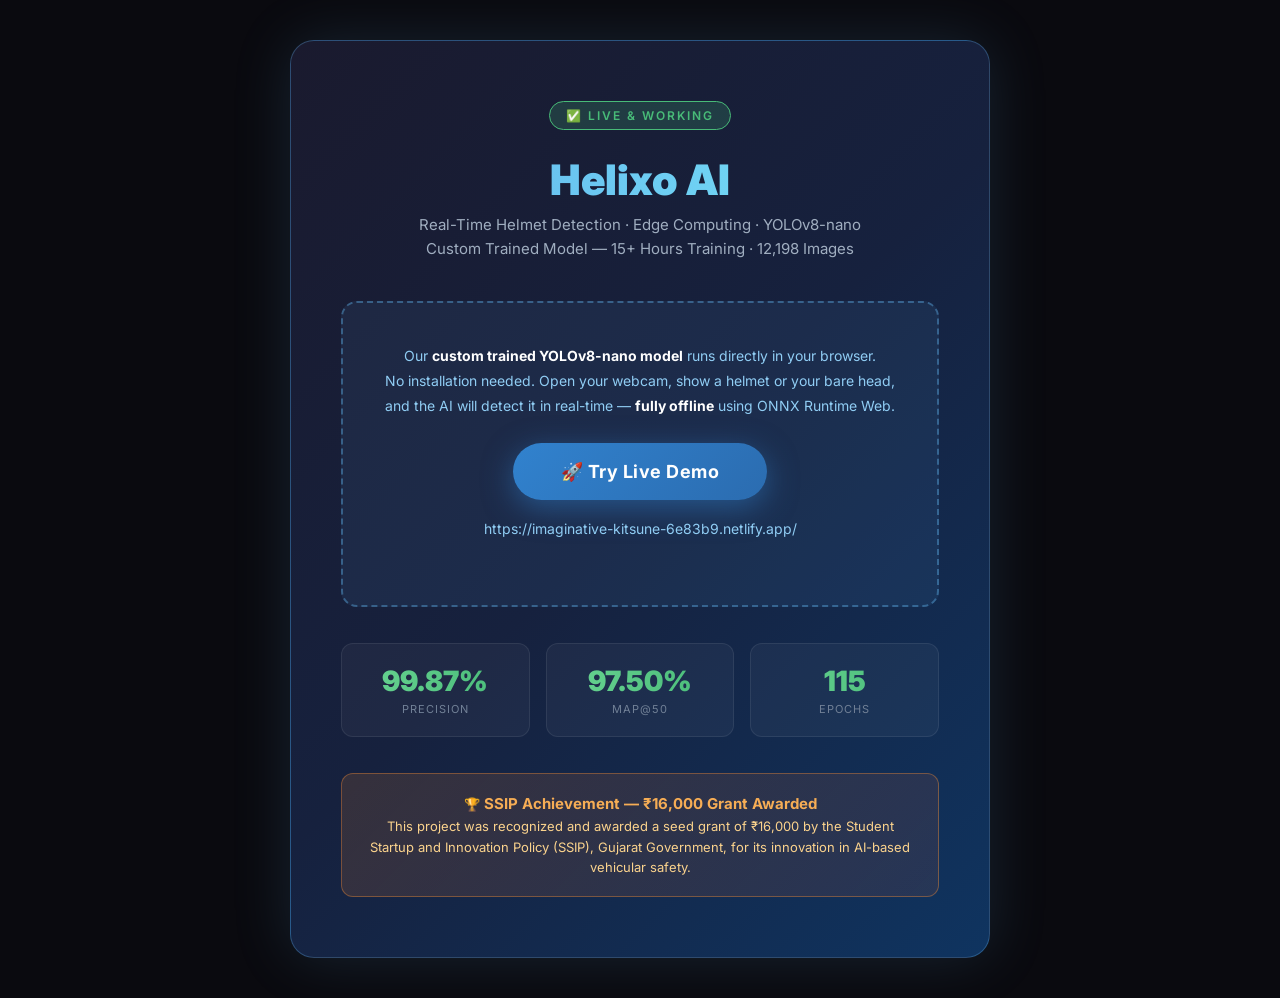
<file: Try_Live_Demo/demo_link.html>
<!DOCTYPE html>
<html>
<head>
<meta charset="utf-8">
<title>Helixo AI - Live Demo</title>
<style>
  @import url('https://fonts.googleapis.com/css2?family=Inter:wght@400;600;700;900&display=swap');
  * { margin: 0; padding: 0; box-sizing: border-box; }
  body {
    font-family: 'Inter', sans-serif;
    background: #0a0a0f;
    color: #fff;
    min-height: 100vh;
    display: flex;
    align-items: center;
    justify-content: center;
    padding: 40px;
  }
  .card {
    background: linear-gradient(135deg, #1a1a2e 0%, #16213e 50%, #0f3460 100%);
    border: 1px solid rgba(99, 179, 237, 0.3);
    border-radius: 24px;
    padding: 60px 50px;
    max-width: 700px;
    width: 100%;
    text-align: center;
    box-shadow: 0 0 60px rgba(99, 179, 237, 0.15);
  }
  .badge {
    display: inline-block;
    background: rgba(72, 187, 120, 0.2);
    border: 1px solid #48bb78;
    color: #48bb78;
    font-size: 12px;
    font-weight: 600;
    letter-spacing: 2px;
    text-transform: uppercase;
    padding: 6px 16px;
    border-radius: 20px;
    margin-bottom: 24px;
  }
  h1 {
    font-size: 42px;
    font-weight: 900;
    background: linear-gradient(90deg, #63b3ed, #76e4f7);
    -webkit-background-clip: text;
    -webkit-text-fill-color: transparent;
    margin-bottom: 8px;
  }
  .subtitle {
    color: #a0aec0;
    font-size: 15px;
    margin-bottom: 40px;
    line-height: 1.6;
  }
  .demo-box {
    background: rgba(99, 179, 237, 0.08);
    border: 2px dashed rgba(99, 179, 237, 0.4);
    border-radius: 16px;
    padding: 40px 30px;
    margin-bottom: 36px;
  }
  .demo-box p {
    color: #90cdf4;
    font-size: 14px;
    margin-bottom: 24px;
    line-height: 1.8;
  }
  .demo-box p strong { color: #fff; }
  .btn {
    display: inline-block;
    background: linear-gradient(135deg, #3182ce, #2b6cb0);
    color: #fff;
    font-size: 18px;
    font-weight: 700;
    text-decoration: none;
    padding: 18px 48px;
    border-radius: 50px;
    letter-spacing: 0.5px;
    box-shadow: 0 8px 30px rgba(49, 130, 206, 0.5);
    transition: all 0.2s;
  }
  .btn:hover { transform: translateY(-2px); box-shadow: 0 12px 40px rgba(49, 130, 206, 0.7); }
  .url-text {
    font-size: 13px;
    color: #718096;
    margin-top: 16px;
    word-break: break-all;
  }
  .stats {
    display: grid;
    grid-template-columns: repeat(3, 1fr);
    gap: 16px;
    margin-top: 36px;
  }
  .stat {
    background: rgba(255,255,255,0.04);
    border: 1px solid rgba(255,255,255,0.08);
    border-radius: 12px;
    padding: 20px 12px;
  }
  .stat-value {
    font-size: 28px;
    font-weight: 900;
    background: linear-gradient(90deg, #68d391, #48bb78);
    -webkit-background-clip: text;
    -webkit-text-fill-color: transparent;
  }
  .stat-label {
    font-size: 11px;
    color: #718096;
    margin-top: 4px;
    letter-spacing: 1px;
    text-transform: uppercase;
  }
  .ssip {
    margin-top: 36px;
    background: linear-gradient(135deg, rgba(237,137,54,0.15), rgba(237,100,54,0.1));
    border: 1px solid rgba(237,137,54,0.4);
    border-radius: 12px;
    padding: 18px 24px;
    font-size: 13px;
    color: #fbd38d;
    line-height: 1.6;
  }
  .ssip strong { color: #f6ad55; font-size: 15px; }
</style>
</head>
<body>
<div class="card">
  <div class="badge">✅ Live & Working</div>
  <h1>Helixo AI</h1>
  <p class="subtitle">
    Real-Time Helmet Detection · Edge Computing · YOLOv8-nano<br>
    Custom Trained Model — 15+ Hours Training · 12,198 Images
  </p>

  <div class="demo-box">
    <p>
      Our <strong>custom trained YOLOv8-nano model</strong> runs directly in your browser.<br>
      No installation needed. Open your webcam, show a helmet or your bare head,<br>
      and the AI will detect it in real-time — <strong>fully offline</strong> using ONNX Runtime Web.
    </p>
    <a href="https://imaginative-kitsune-6e83b9.netlify.app/" class="btn">
      🚀 Try Live Demo
    </a>
    <p class="url-text">https://imaginative-kitsune-6e83b9.netlify.app/</p>
  </div>

  <div class="stats">
    <div class="stat">
      <div class="stat-value">99.87%</div>
      <div class="stat-label">Precision</div>
    </div>
    <div class="stat">
      <div class="stat-value">97.50%</div>
      <div class="stat-label">mAP@50</div>
    </div>
    <div class="stat">
      <div class="stat-value">115</div>
      <div class="stat-label">Epochs</div>
    </div>
  </div>

  <div class="ssip">
    🏆 <strong>SSIP Achievement — ₹16,000 Grant Awarded</strong><br>
    This project was recognized and awarded a seed grant of ₹16,000 by the
    Student Startup and Innovation Policy (SSIP), Gujarat Government,
    for its innovation in AI-based vehicular safety.
  </div>
</div>
</body>
</html>
</file>
